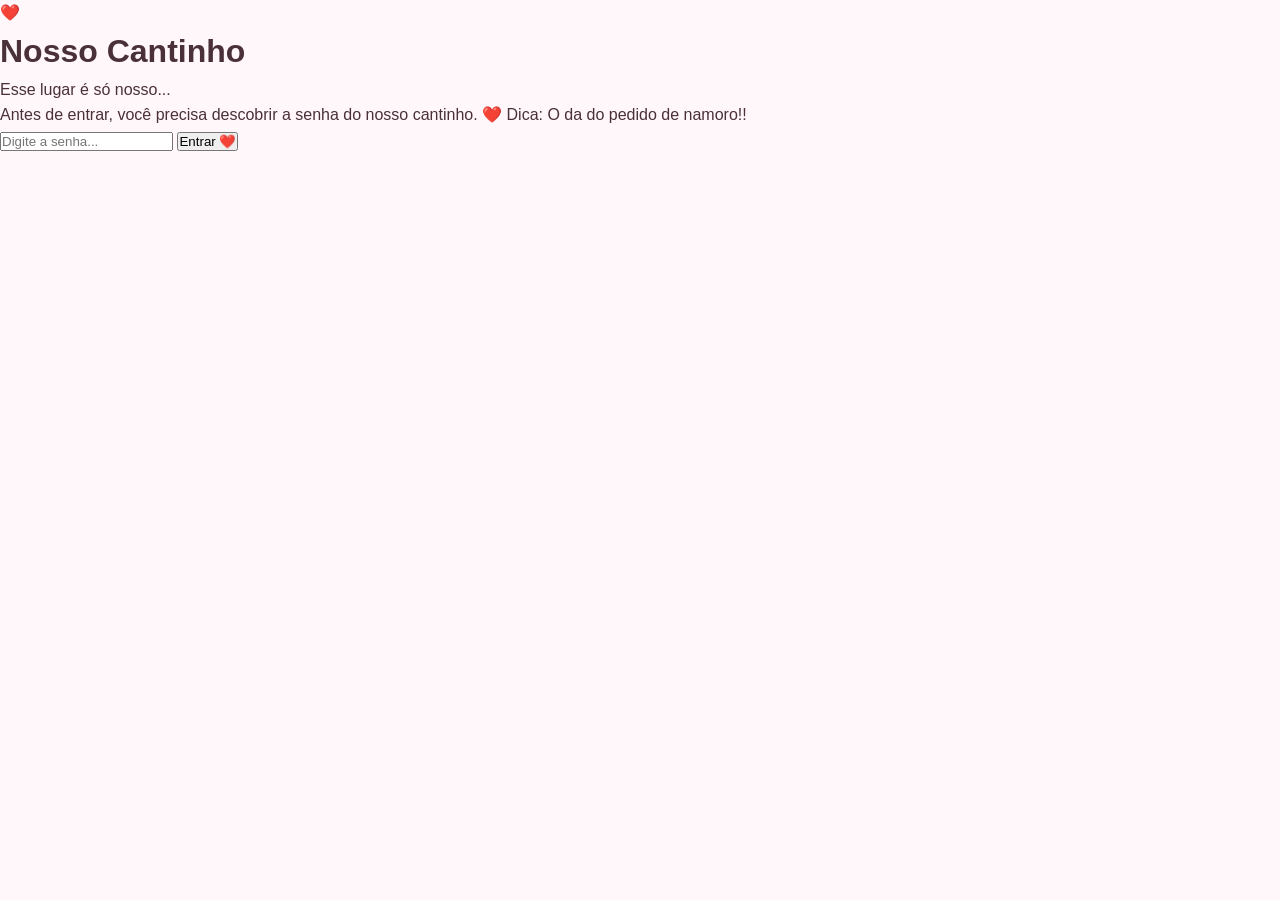
<file: index.html>
<!DOCTYPE html>
<html lang="pt-BR">

<head>

    <meta charset="UTF-8">

    <meta
        name="viewport"
        content="width=device-width, initial-scale=1.0"
    >

    <title>Nosso Cantinho ❤️</title>

    <link
        rel="stylesheet"
        href="assets/css/style.css"
    >

</head>


<body class="login-page">


    <main class="login-container">

        <div class="login-card">

            <div class="login-heart">
                ❤️
            </div>


            <h1>
                Nosso Cantinho
            </h1>


            <p class="login-subtitle">
                Esse lugar é só nosso...
            </p>


            <p class="login-text">
                Antes de entrar, você precisa descobrir
                a senha do nosso cantinho. ❤️
                Dica: O da do pedido de namoro!! 
            </p>


            <input
                type="password"
                id="senha"
                placeholder="Digite a senha..."
                maxlength="20"
            >


            <button onclick="entrar()">
                Entrar ❤️
            </button>


            <p id="mensagem-login"></p>

        </div>

    </main>


    <script>

        function entrar() {

            const senha =
                document.getElementById("senha").value;

            const mensagem =
                document.getElementById("mensagem-login");


            if (senha === "01022026") {

                mensagem.textContent =
                    "Acertou! Bem-vinda ao nosso cantinho, meu amor. ❤️";

                mensagem.className =
                    "login-sucesso";


                setTimeout(function() {

                    window.location.href = "home.html";

                }, 1500);


            } else {

                mensagem.textContent =
                    "Ta ERRADO. ";

                mensagem.className =
                    "login-erro";

            }

        }

    </script>


</body>

</html>
</file>
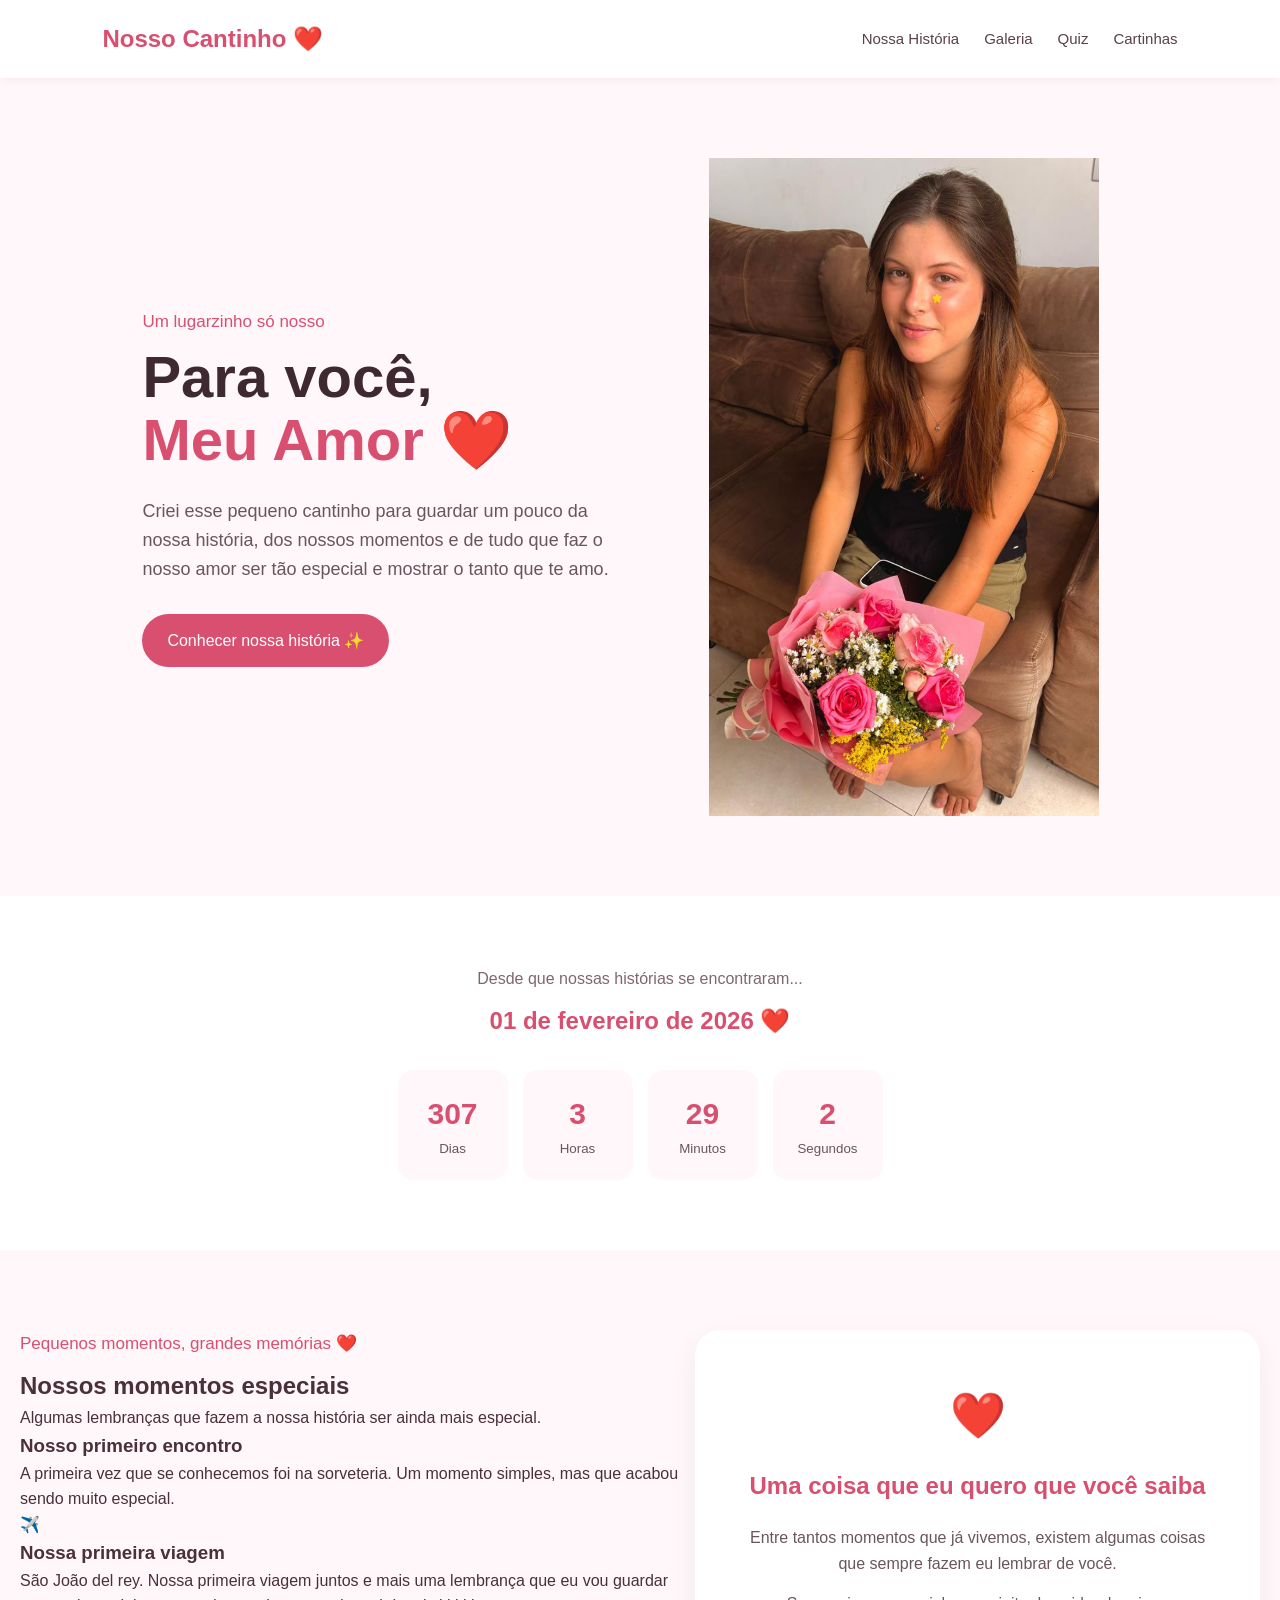
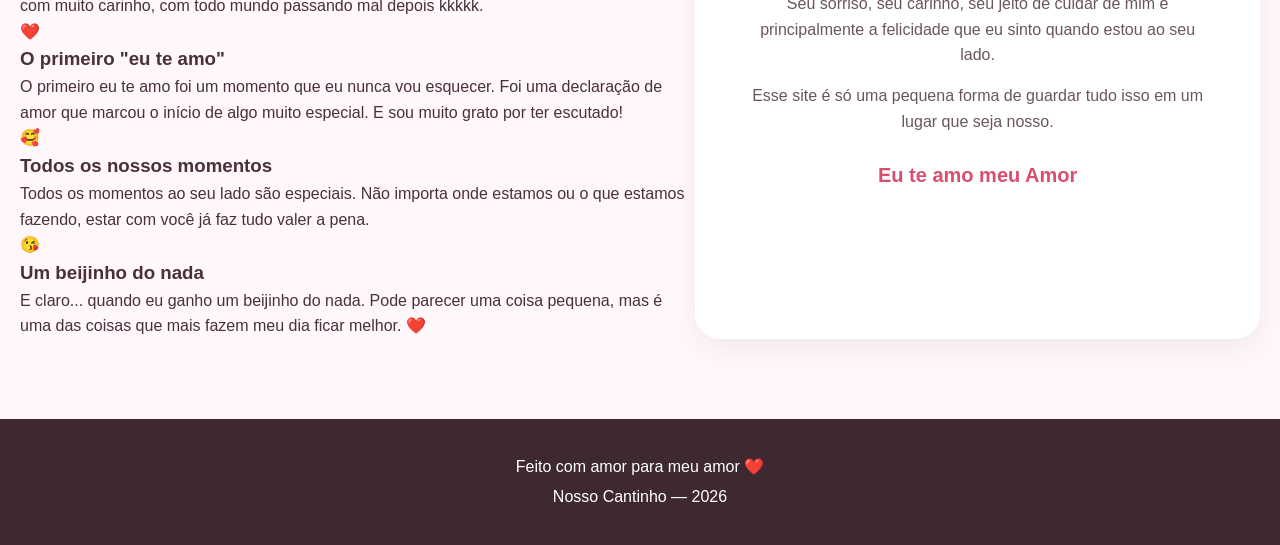
<file: home.html>
<!DOCTYPE html5>
<html lang="pt-BR">
<head>
    <meta charset="UTF-8">
    <meta name="viewport" content="width=device-width, initial-scale=1.0">

    <title>Nosso Cantinho ❤️</title>

    <link rel="stylesheet" href="assets/css/style.css">
</head>

<body>

    <header>
        <nav>
            <a href="home.html" class="logo">
                Nosso Cantinho ❤️

            <ul>
                <li><a href="pages/historia.html">Nossa História</a></li>
                <li><a href="pages/galeria.html">Galeria</a></li>
                <li><a href="pages/quiz.html">Quiz</a></li>
                <li><a href="pages/cartas.html">Cartinhas</a></li>
            </ul>
        </nav>
    </header>

    <main>

        <section class="hero">

            <div class="hero-content">

                <p class="subtitle">Um lugarzinho só nosso</p>

                <h1>
                    Para você,<br>
                    <span>Meu Amor ❤️</span>
                </h1>

                <p class="hero-text">
                    Criei esse pequeno cantinho para guardar um pouco
                    da nossa história, dos nossos momentos e de tudo
                    que faz o nosso amor ser tão especial e mostrar o tanto que te amo.
                </p>

                <a href="pages/historia.html" class="button">
                    Conhecer nossa história ✨
                </a>

            </div>

            <div class="hero-image">
                <img src="assets/img/amor.png" alt="Uma foto nossa" class="hero-photo">
             </div>

            </div>

        </section>


        <section class="counter-section">

            <p>Desde que nossas histórias se encontraram...</p>

            <h2>01 de fevereiro de 2026 ❤️</h2>

            <div class="counter">

                <div class="counter-box">
                    <span id="days">0</span>
                    <small>Dias</small>
                </div>

                <div class="counter-box">
                    <span id="hours">0</span>
                    <small>Horas</small>
                </div>

                <div class="counter-box">
                    <span id="minutes">0</span>
                    <small>Minutos</small>
                </div>

                <div class="counter-box">
                    <span id="seconds">0</span>
                    <small>Segundos</small>
                </div>

            </div>

        </section>


        <section class="message-section">
                    <section class="moments-section">

            <div class="moments-title">

                <p class="subtitle">Pequenos momentos, grandes memórias ❤️</p>

                <h2>Nossos momentos especiais</h2>

                <p>
                    Algumas lembranças que fazem a nossa história ser
                    ainda mais especial.
                </p>

            </div>


            <div class="moments-container">


                <div class="moment-card">

                    <span class="moment-icon"></span>

                    <h3>Nosso primeiro encontro</h3>

                    <p>
                        A primeira vez que se conhecemos foi na sorveteria.
                        Um momento simples, mas que acabou sendo muito
                        especial.
                    </p>

                </div>


                <div class="moment-card">

                    <span class="moment-icon">✈️</span>

                    <h3>Nossa primeira viagem</h3>

                    <p>
                        São João del rey.
                        Nossa primeira viagem juntos e mais uma lembrança
                        que eu vou guardar com muito carinho, com todo mundo passando mal depois kkkkk.
                    </p>

                </div>


                <div class="moment-card">

                    <span class="moment-icon">❤️</span>

                    <h3>O primeiro "eu te amo"</h3>

                    <p>
                        O primeiro eu te amo foi um momento que eu nunca
                        vou esquecer. Foi uma declaração de amor que
                        marcou o início de algo muito especial. E sou muito grato
                        por ter escutado!
                    </p>

                </div>


                <div class="moment-card">

                    <span class="moment-icon">🥰</span>

                    <h3>Todos os nossos momentos</h3>

                    <p>
                        Todos os momentos ao seu lado são especiais.
                        Não importa onde estamos ou o que estamos fazendo,
                        estar com você já faz tudo valer a pena.
                    </p>

                </div>


                <div class="moment-card">

                    <span class="moment-icon">😘</span>

                    <h3>Um beijinho do nada</h3>

                    <p>
                        E claro... quando eu ganho um beijinho do nada.
                        Pode parecer uma coisa pequena, mas é uma das
                        coisas que mais fazem meu dia ficar melhor. ❤️
                    </p>

                </div>


            </div>

        </section>
            <div class="message-card">

                <span class="heart">❤️</span>

                <h2>Uma coisa que eu quero que você saiba</h2>

                <p>
                    Entre tantos momentos que já vivemos, existem algumas
                    coisas que sempre fazem eu lembrar de você.
                </p>

                <p>
                    Seu sorriso, seu carinho, seu jeito de cuidar de mim
                    e principalmente a felicidade que eu sinto quando estou
                    ao seu lado.
                </p>

                <p>
                    Esse site é só uma pequena forma de guardar tudo isso
                    em um lugar que seja nosso.
                </p>

                <strong>Eu te amo meu Amor</strong>

            </div>

        </section>

    </main>


    <footer>

        <p>
            Feito com amor para meu amor ❤️
        </p>

        <p>
            Nosso Cantinho — 2026
        </p>

    </footer>


    <script src="assets/js/script.js"></script>

</body>
</html>
</file>
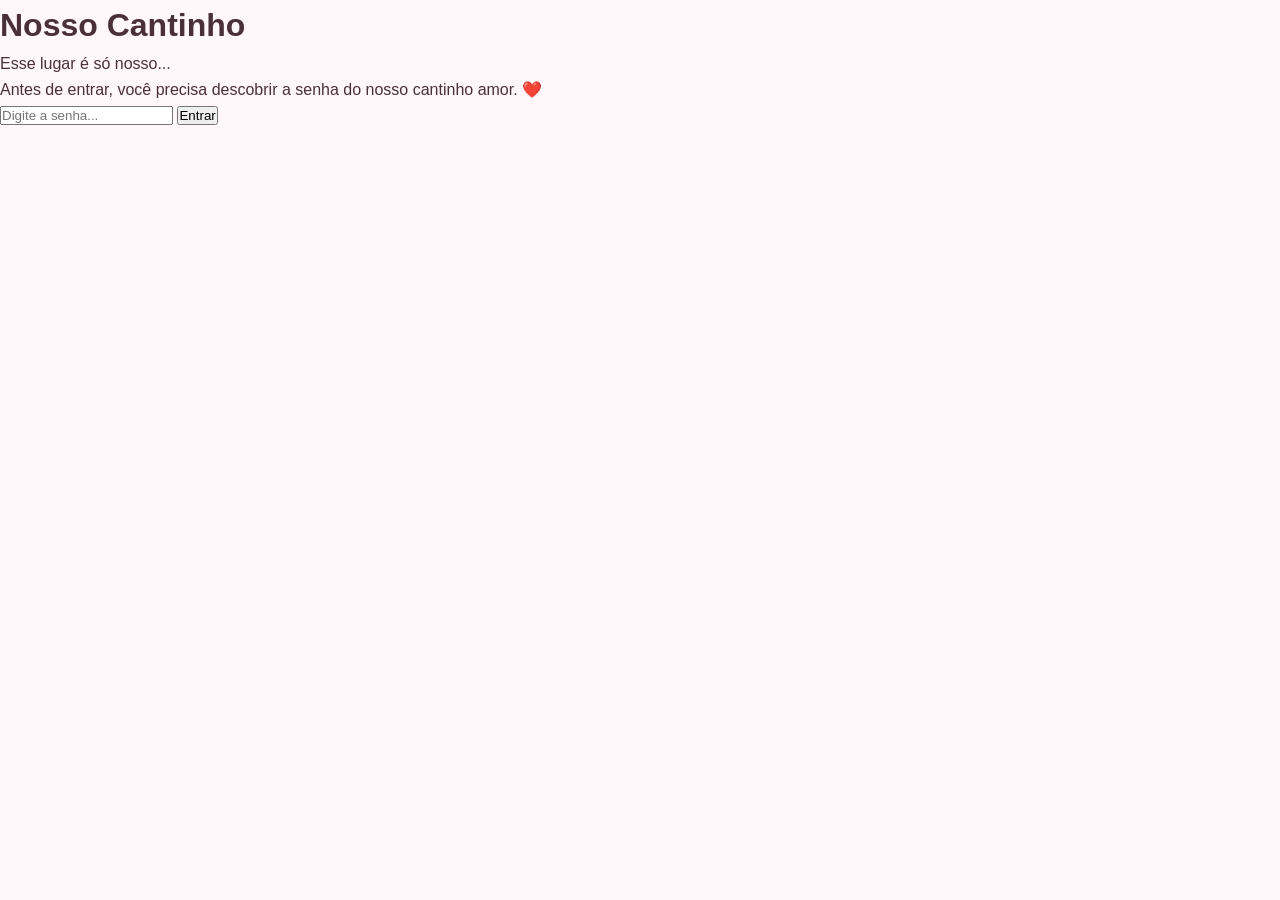
<file: login.html>
<!DOCTYPE html>
<html lang="pt-BR">

<head>
    <meta charset="UTF-8">
    <meta name="viewport" content="width=device-width, initial-scale=1.0">

    <title>Nosso Cantinho ❤️</title>

    <link rel="stylesheet" href="assets/css/style.css">
</head>

<body class="login-page">

    <main class="login-container">

        <div class="login-card">

            <div class="login-heart">
                 
            </div>

            <h1>Nosso Cantinho</h1>

            <p class="login-subtitle">
                Esse lugar é só nosso...
            </p>

            <p class="login-text">
                Antes de entrar, você precisa descobrir
                a senha do nosso cantinho amor. ❤️
            </p>

            <input
                type="password"
                id="senha"
                placeholder="Digite a senha..."
                maxlength="20"
            >

            <button onclick="entrar()">
                Entrar 
            </button>

            <p id="mensagem-login"></p>

        </div>

    </main>


    <script>

        function entrar() {

            const senha = document.getElementById("senha").value;

            const mensagem = document.getElementById("mensagem-login");

            if (senha === "01022026") {

                mensagem.textContent =
                    "Acertou! Bem-vinda ao nosso cantinho, meu amor. ❤️";

                mensagem.className = "login-sucesso";

                setTimeout(function() {
                    window.location.href = "index.html";
                }, 1500);

            } else {

                mensagem.textContent =
                    "ERROUUUUU";

                mensagem.className = "login-erro";

            }

        }

    </script>

</body>

</html>
</file>
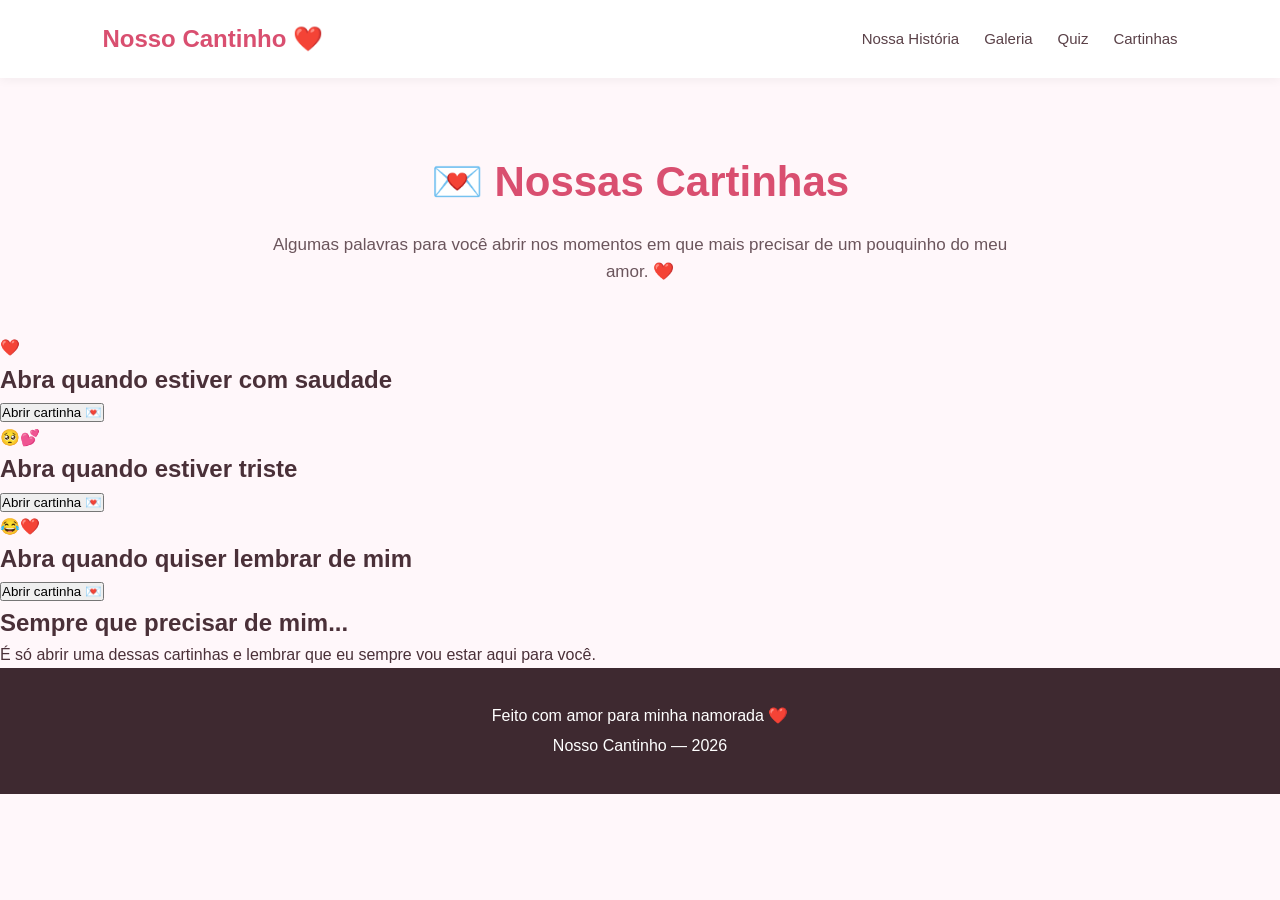
<file: pages/cartas.html>
<!DOCTYPE html>
<html lang="pt-BR">

<head>
    <meta charset="UTF-8">
    <meta name="viewport" content="width=device-width, initial-scale=1.0">

    <title>Cartinhas </title>

    <link rel="stylesheet" href="../assets/css/style.css">
</head>

<body>

    <header>
        <nav>

            <a href="../index.html" class="logo">
                Nosso Cantinho ❤️
            </a>

            <ul>
                <li><a href="historia.html">Nossa História</a></li>
                <li><a href="galeria.html">Galeria</a></li>
                <li><a href="quiz.html">Quiz</a></li>
                <li><a href="cartas.html">Cartinhas</a></li>
            </ul>

        </nav>
    </header>


    <main>

        <section class="page-intro">

            <h1>💌 Nossas Cartinhas</h1>

            <p>
                Algumas palavras para você abrir nos momentos
                em que mais precisar de um pouquinho do meu amor. ❤️
            </p>

        </section>


        <section class="letters-container">


            <!-- CARTA 1 -->

            <div class="letter-card">

                <div class="letter-cover">

                    <span class="letter-icon">❤️</span>

                    <h2>Abra quando estiver com saudade</h2>

                    <button onclick="abrirCarta(1)">
                        Abrir cartinha 💌
                    </button>

                </div>

                <div class="letter-content" id="carta1" hidden>

                    <p>
                        Amor, eu não estou ao seu lado nesse momento,
                        mas o meu amor por você é tão grande que,
                        quando você estiver morrendo de saudades de mim,
                        ele sai correndo daqui de casa e vai até você,
                        só para te deixar calma e tranquila.
                    </p>

                    <p>
                        Eu te amo muitão!! ❤️
                    </p>

                </div>

            </div>



            <!-- CARTA 2 -->

            <div class="letter-card">

                <div class="letter-cover">

                    <span class="letter-icon">🥺💕</span>

                    <h2>Abra quando estiver triste</h2>

                    <button onclick="abrirCarta(2)">
                        Abrir cartinha 💌
                    </button>

                </div>

                <div class="letter-content" id="carta2" hidden>

                    <p>
                        Amor, sei que às vezes as coisas não são tão fáceis,
                        mas saiba que sempre estarei ao seu lado.
                    </p>

                    <p>
                        Sempre vou cuidar de você e te amar.
                        Vou ser o seu porto seguro.
                        Conte sempre comigo, meu amor. ❤️
                    </p>

                </div>

            </div>



            <!-- CARTA 3 -->

            <div class="letter-card">

                <div class="letter-cover">

                    <span class="letter-icon">😂❤️</span>

                    <h2>Abra quando quiser lembrar de mim</h2>

                    <button onclick="abrirCarta(3)">
                        Abrir cartinha 💌
                    </button>

                </div>

                <div class="letter-content" id="carta3" hidden>

                    <p>
                        Quando quiser lembrar de mim???
                    </p>

                    <p>
                        PQQQQQQ?? Me esqueceuuu???? 
                    </p>

                    <p>
                        Tô brincando!
                    </p>

                    <p>
                        EU TE AMO MUITÃO, AMOR! ❤️
                    </p>

                </div>

            </div>


        </section>


        <section class="letters-final">

            <h2> Sempre que precisar de mim...</h2>

            <p>
                É só abrir uma dessas cartinhas e lembrar que
                eu sempre vou estar aqui para você.
            </p>

        </section>

    </main>


    <footer>

        <p>Feito com amor para minha namorada ❤️</p>

        <p>Nosso Cantinho — 2026</p>

    </footer>


    <script>

        function abrirCarta(numero) {

            const carta = document.getElementById("carta" + numero);
            const botao = carta.previousElementSibling.querySelector("button");

            if (carta.hidden) {

                carta.hidden = false;
                botao.textContent = "Fechar cartinha 💌";

            } else {

                carta.hidden = true;
                botao.textContent = "Abrir cartinha 💌";

            }

        }

    </script>

</body>

</html>
</file>
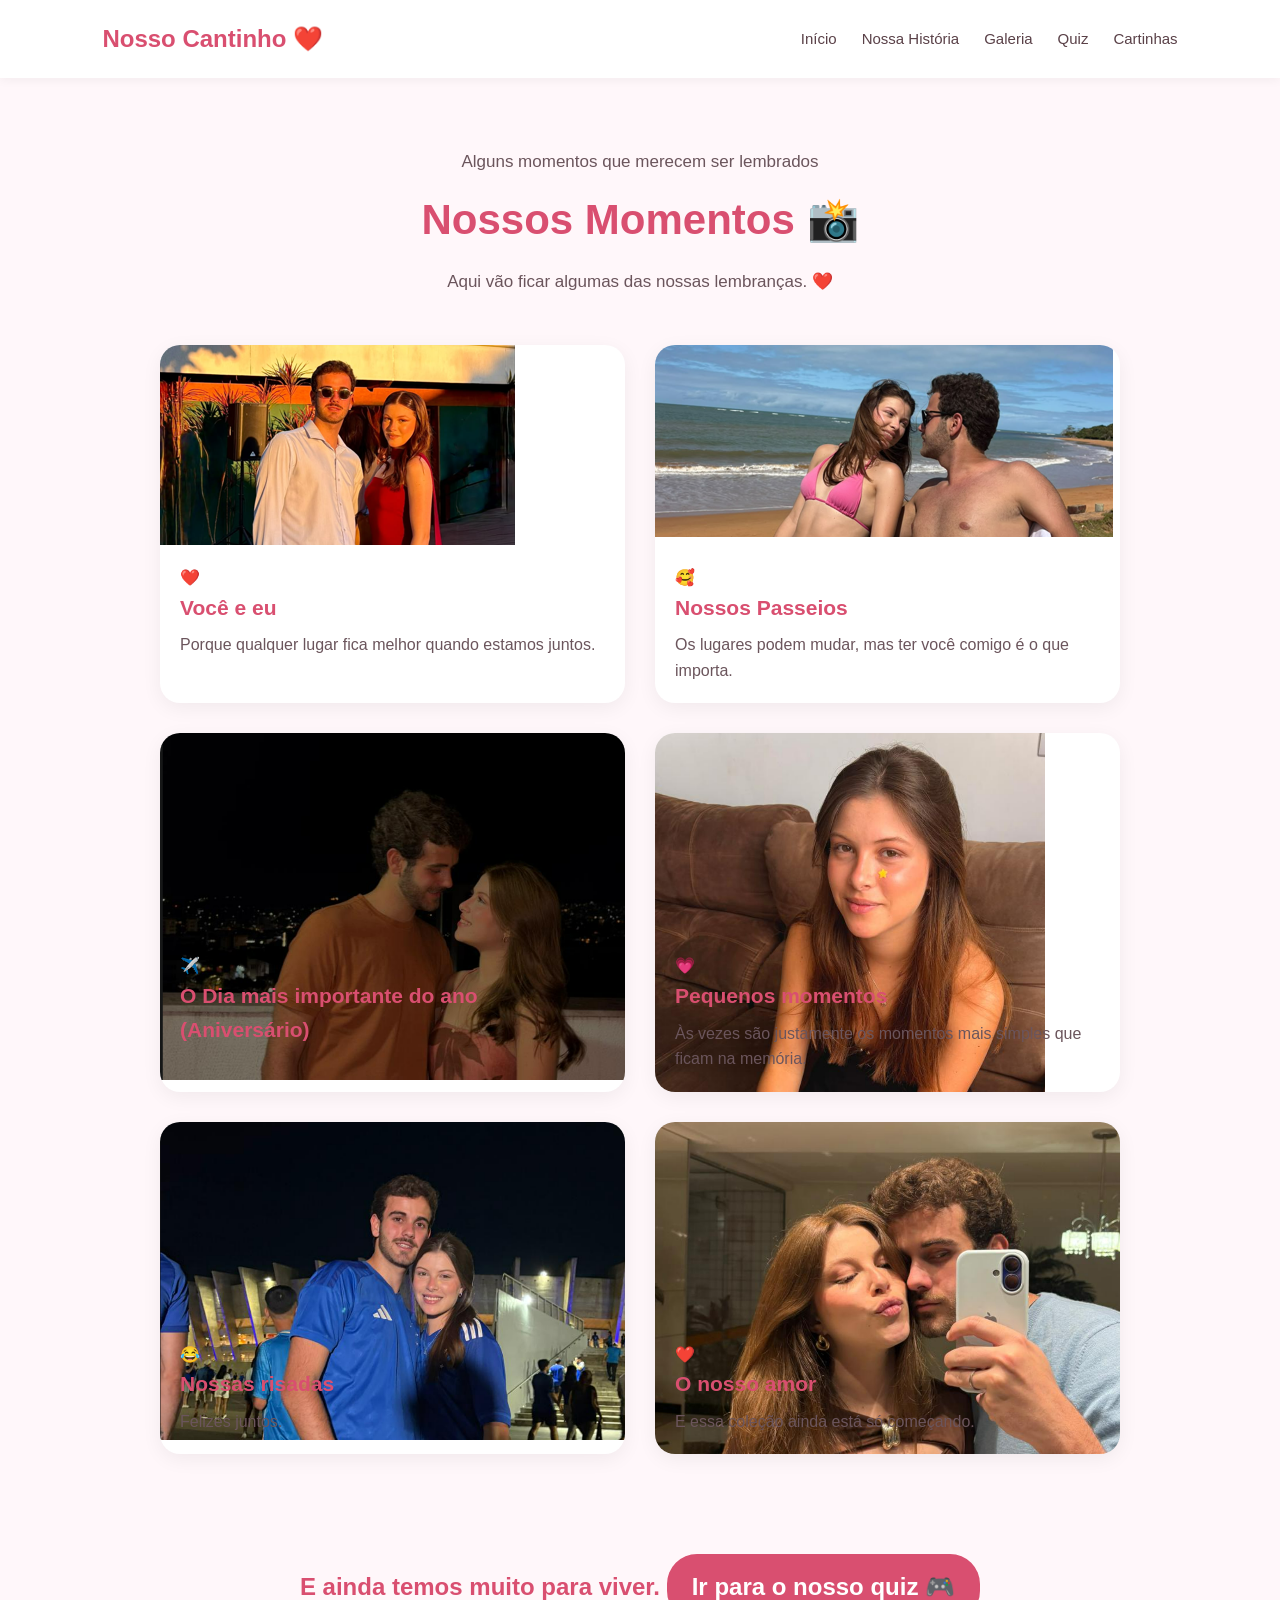
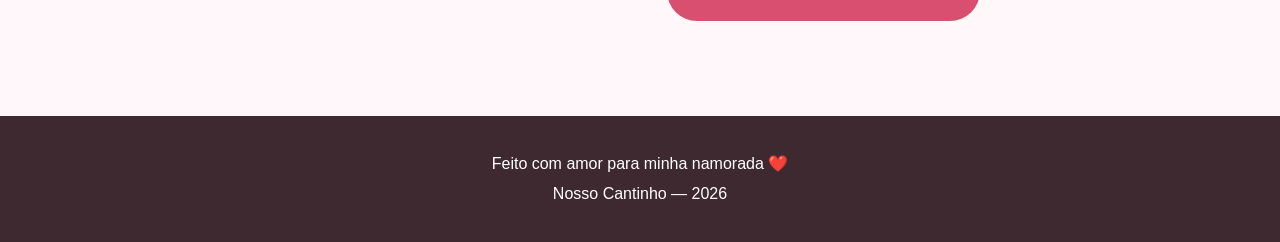
<file: pages/galeria.html>
<!DOCTYPE html>
<html lang="pt-BR">

<head>
    <meta charset="UTF-8">
    <meta name="viewport" content="width=device-width, initial-scale=1.0">

    <title>Nossos Momentos ❤️</title>

    <link rel="stylesheet" href="../assets/css/style.css">
</head>

<body>

    <header>
        <nav>

            <a href="../index.html" class="logo">
                Nosso Cantinho ❤️
            </a>

            <ul>
                <li>
                    <a href="../index.html">Início</a>
                </li>

                <li>
                    <a href="historia.html">Nossa História</a>
                </li>

                <li>
                    <a href="galeria.html">Galeria</a>
                </li>

                <li>
                    <a href="quiz.html">Quiz</a>
                </li>

                <li>
                    <a href="cartas.html">Cartinhas</a>
                </li>
            </ul>

        </nav>
    </header>


    <main>

        <section class="page-intro">

            <p class="subtitle">
                Alguns momentos que merecem ser lembrados
            </p>

            <h1>
                Nossos Momentos 📸
            </h1>

            <p>
                Aqui vão ficar algumas das nossas lembranças. ❤️
            </p>

        </section>


        <section class="gallery">

            <article class="gallery-card">

                <div class="gallery-image">
                    <img
                        src="../assets/img/casamento1.png"
                        alt="EU e meu amor">
                </div>

                <div class="gallery-info">

                    <span>❤️</span>

                    <h2>Você e eu</h2>

                    <p>
                        Porque qualquer lugar fica melhor
                        quando estamos juntos.
                    </p>

                </div>

            </article>


            <article class="gallery-card">

                <div class="gallery-image">
                    <img
                        src="../assets/img/praa.png"
                        alt="Casal aproveitando um momento juntos">
                </div>

                <div class="gallery-info">

                    <span>🥰</span>

                    <h2>Nossos Passeios</h2>

                    <p>
                        Os lugares podem mudar,
                        mas ter você comigo é o que importa.
                    </p>

                </div>

            </article>


            <article class="gallery-card">

                <div class="gallery-image">
                    <img
                        src="../assets/img/1705.png"
                        alt="Viagem e momentos especiais">
                </div>

                <div class="gallery-info">

                    <span>✈️</span>

                    <h2>O Dia mais importante do ano (Aniversário) </h2>

                    <p>
                        
                    </p>

                </div>

            </article>


            <article class="gallery-card">

                <div class="gallery-image">
                    <img
                        src="..\assets\img\barata.png"
                        alt="Momento romântico">
                </div>

                <div class="gallery-info">

                    <span>💗</span>

                    <h2>Pequenos momentos</h2>

                    <p>
                        Às vezes são justamente os momentos
                        mais simples que ficam na memória.
                    </p>

                </div>

            </article>


            <article class="gallery-card">

                <div class="gallery-image">
                    <img
                        src="..\assets\img\cruze.png"
                        alt="Felizes juntos">
                </div>

                <div class="gallery-info">

                    <span>😂</span>

                    <h2>Nossas risadas</h2>

                    <p>
                        Felizes juntos.
                    </p>

                </div>

            </article>


            <article class="gallery-card">

                <div class="gallery-image">
                    <img
                        src="..\assets\img\dadosnamorados.png"
                        alt="Casal apaixonado">
                </div>

                <div class="gallery-info">

                    <span>❤️</span>

                    <h2>O nosso amor</h2>

                    <p>
                        E essa coleção ainda está só começando.
                    </p>

                </div>

            </article>

        </section>


        <section class="gallery-final">

            <h2>
                E ainda temos muito para viver.

            <a href="quiz.html" class="button">
                Ir para o nosso quiz 🎮
            </a>

        </section>

    </main>


    <footer>

        <p>
            Feito com amor para minha namorada ❤️
        </p>

        <p>
            Nosso Cantinho — 2026
        </p>

    </footer>

</body>

</html>
</file>
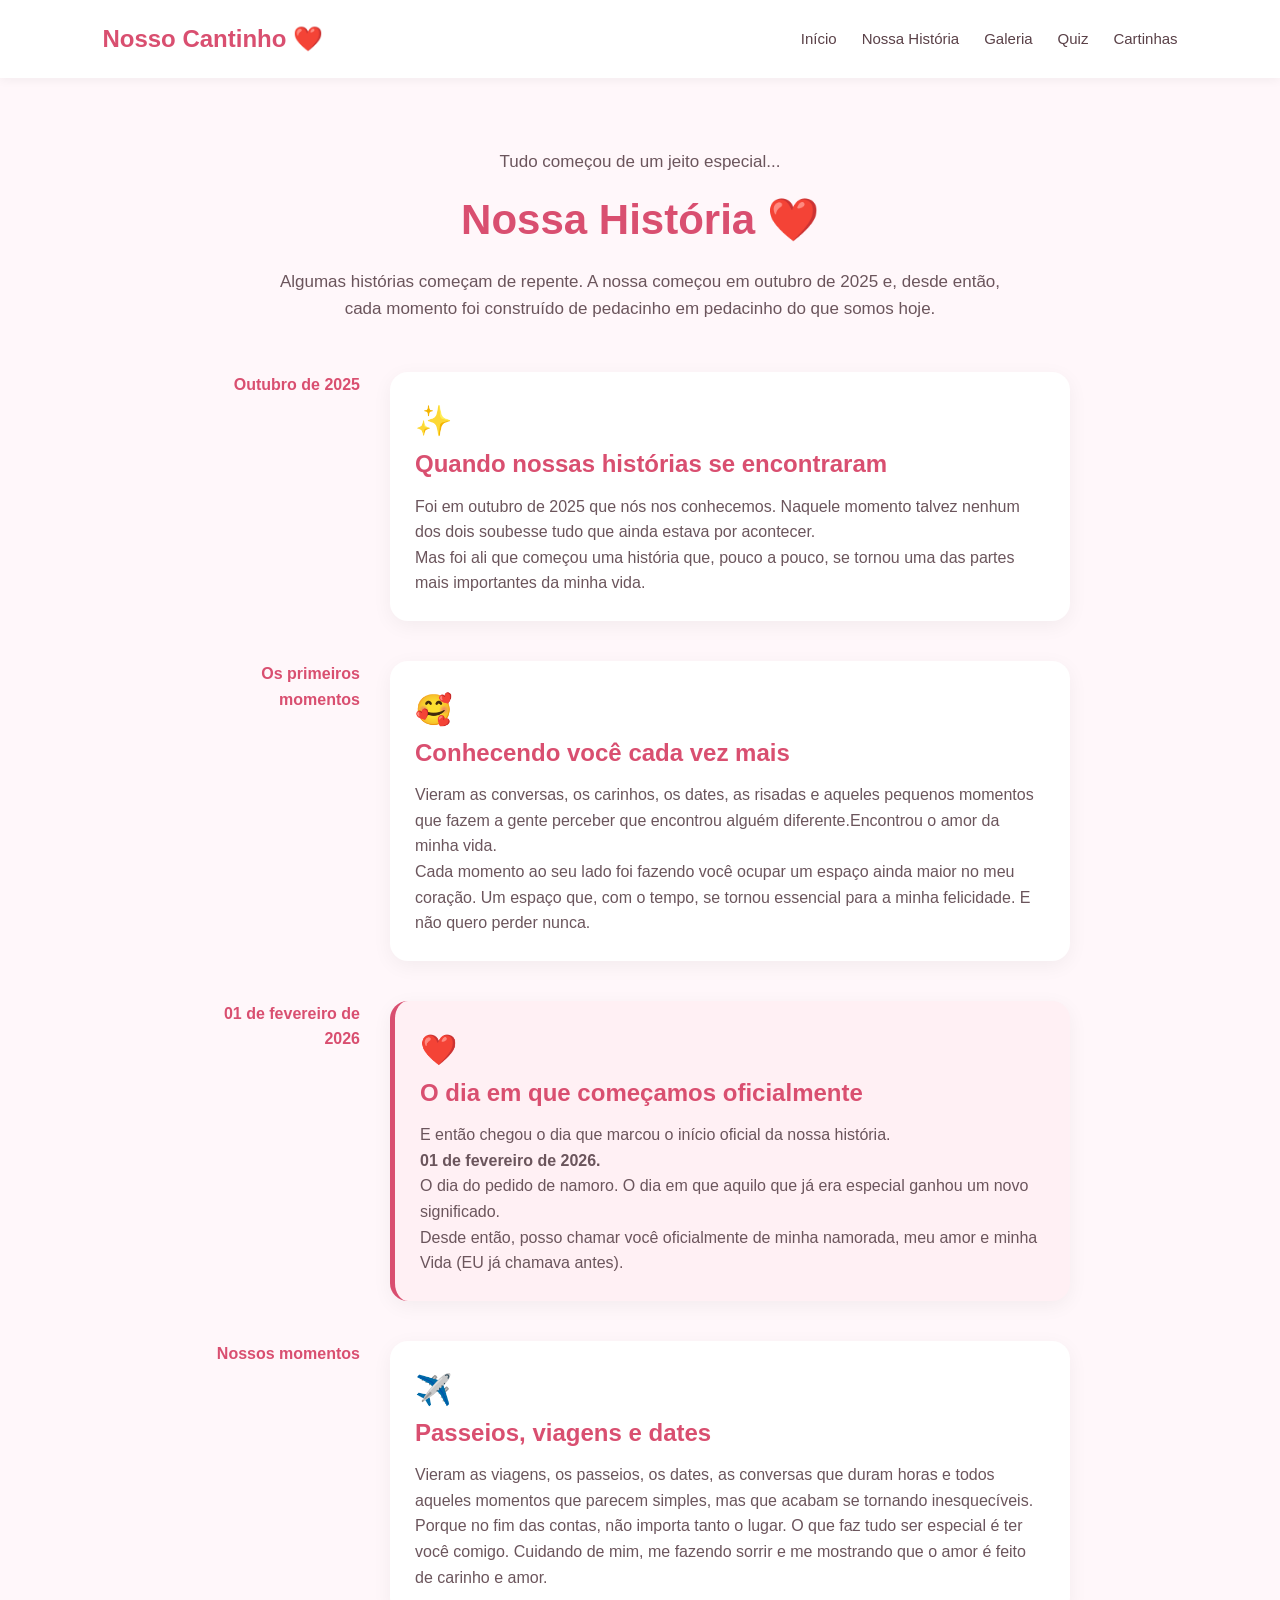
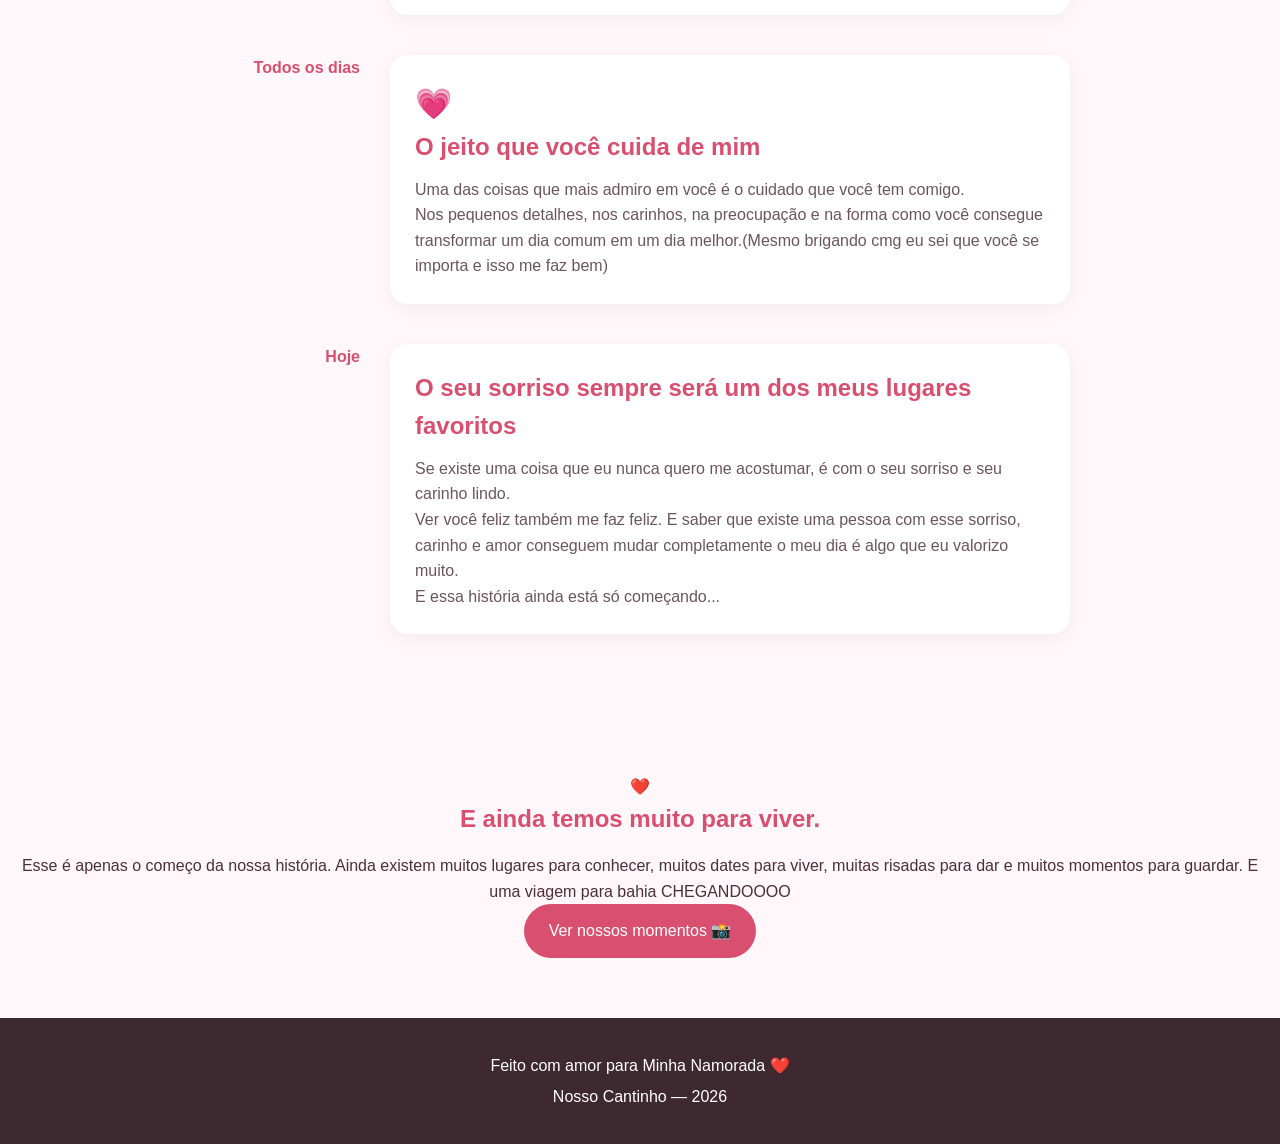
<file: pages/historia.html>
<!DOCTYPE html>
<html lang="pt-BR">

<head>
    <meta charset="UTF-8">
    <meta name="viewport" content="width=device-width, initial-scale=1.0">

    <title>Nossa História ❤️</title>

    <link rel="stylesheet" href="../assets/css/style.css">
</head>

<body>

    <header>
        <nav>

            <a href="../index.html" class="logo">
                Nosso Cantinho ❤️
            </a>

            <ul>
                <li>
                    <a href="../index.html">Início</a>
                </li>

                <li>
                    <a href="historia.html">Nossa História</a>
                </li>

                <li>
                    <a href="galeria.html">Galeria</a>
                </li>

                <li>
                    <a href="quiz.html">Quiz</a>
                </li>

                <li>
                    <a href="cartas.html">Cartinhas</a>
                </li>
            </ul>

        </nav>
    </header>


    <main>

        <section class="page-intro">

            <p class="subtitle">
                Tudo começou de um jeito especial...
            </p>

            <h1>
                Nossa História ❤️
            </h1>

            <p>
                Algumas histórias começam de repente.
                A nossa começou em outubro de 2025 e,
                desde então, cada momento foi construído
                de pedacinho em pedacinho do que somos hoje.
            </p>

        </section>


        <section class="timeline">

            <article class="timeline-item">

                <div class="timeline-date">
                    Outubro de 2025
                </div>

                <div class="timeline-content">

                    <span class="timeline-icon">✨</span>

                    <h2>Quando nossas histórias se encontraram</h2>

                    <p>
                        Foi em outubro de 2025 que nós nos conhecemos.
                        Naquele momento talvez nenhum dos dois soubesse
                        tudo que ainda estava por acontecer.
                    </p>

                    <p>
                        Mas foi ali que começou uma história que,
                        pouco a pouco, se tornou uma das partes mais
                        importantes da minha vida.
                    </p>

                </div>

            </article>


            <article class="timeline-item">

                <div class="timeline-date">
                    Os primeiros momentos
                </div>

                <div class="timeline-content">

                    <span class="timeline-icon">🥰</span>

                    <h2>Conhecendo você cada vez mais</h2>

                    <p>
                        Vieram as conversas, os carinhos, os dates,
                        as risadas e aqueles pequenos momentos que
                        fazem a gente perceber que encontrou alguém
                        diferente.Encontrou o amor da minha vida.
                    </p>

                    <p>
                        Cada momento ao seu lado foi fazendo você
                        ocupar um espaço ainda maior no meu coração.
                        Um espaço que, com o tempo, se tornou essencial
                        para a minha felicidade. E não quero perder nunca.
                    </p>

                </div>

            </article>


            <article class="timeline-item">

                <div class="timeline-date">
                    01 de fevereiro de 2026
                </div>

                <div class="timeline-content highlight">

                    <span class="timeline-icon">❤️</span>

                    <h2>O dia em que começamos oficialmente</h2>

                    <p>
                        E então chegou o dia que marcou o início 
                        oficial da nossa história.
                    </p>

                    <p>
                        <strong>01 de fevereiro de 2026.</strong>
                    </p>

                    <p>
                        O dia do pedido de namoro.
                        O dia em que aquilo que já era especial
                        ganhou um novo significado.
                    </p>

                    <p>
                        Desde então, posso chamar você oficialmente
                        de minha namorada, meu amor e minha Vida (EU já chamava antes).
                    </p>

                </div>

            </article>


            <article class="timeline-item">

                <div class="timeline-date">
                    Nossos momentos
                </div>

                <div class="timeline-content">

                    <span class="timeline-icon">✈️</span>

                    <h2>Passeios, viagens e dates</h2>

                    <p>
                        Vieram as viagens, os passeios, os dates,
                        as conversas que duram horas e todos aqueles
                        momentos que parecem simples, mas que acabam
                        se tornando inesquecíveis.
                    </p>

                    <p>
                        Porque no fim das contas, não importa tanto
                        o lugar. O que faz tudo ser especial é ter
                        você comigo. Cuidando de mim, me fazendo sorrir e me mostrando
                        que o amor é feito de carinho e amor.
                    </p>

                </div>

            </article>


            <article class="timeline-item">

                <div class="timeline-date">
                    Todos os dias
                </div>

                <div class="timeline-content">

                    <span class="timeline-icon">💗</span>

                    <h2>O jeito que você cuida de mim</h2>

                    <p>
                        Uma das coisas que mais admiro em você é
                        o cuidado que você tem comigo.
                    </p>

                    <p>
                        Nos pequenos detalhes, nos carinhos,
                        na preocupação e na forma como você consegue
                        transformar um dia comum em um dia melhor.(Mesmo brigando cmg
                        eu sei que você se importa e isso me faz bem)
                    </p>

                </div>

            </article>


            <article class="timeline-item">

                <div class="timeline-date">
                    Hoje
                </div>

                <div class="timeline-content">

                    <span class="timeline-icon"></span>

                    <h2>O seu sorriso sempre será um dos meus lugares favoritos</h2>

                    <p>
                        Se existe uma coisa que eu nunca quero me
                        acostumar, é com o seu sorriso e seu carinho lindo.
                    </p>

                    <p>
                        Ver você feliz também me faz feliz.
                        E saber que existe uma pessoa com esse sorriso,
                        carinho e amor conseguem mudar
                        completamente o meu dia é algo que eu valorizo
                        muito.
                    </p>

                    <p>
                        E essa história ainda está só começando...
                    </p>

                </div>

            </article>

        </section>


        <section class="history-final">

            <span>❤️</span>

            <h2>
                E ainda temos muito para viver.
            </h2>

            <p>
                Esse é apenas o começo da nossa história.
                Ainda existem muitos lugares para conhecer,
                muitos dates para viver, muitas risadas para dar
                e muitos momentos para guardar. E uma viagem para bahia CHEGANDOOOO
            </p>

            <a href="galeria.html" class="button">
                Ver nossos momentos 📸
            </a>

        </section>

    </main>


    <footer>

        <p>
            Feito com amor para Minha Namorada ❤️
        </p>

        <p>
            Nosso Cantinho — 2026
        </p>

    </footer>

</body>

</html>
</file>
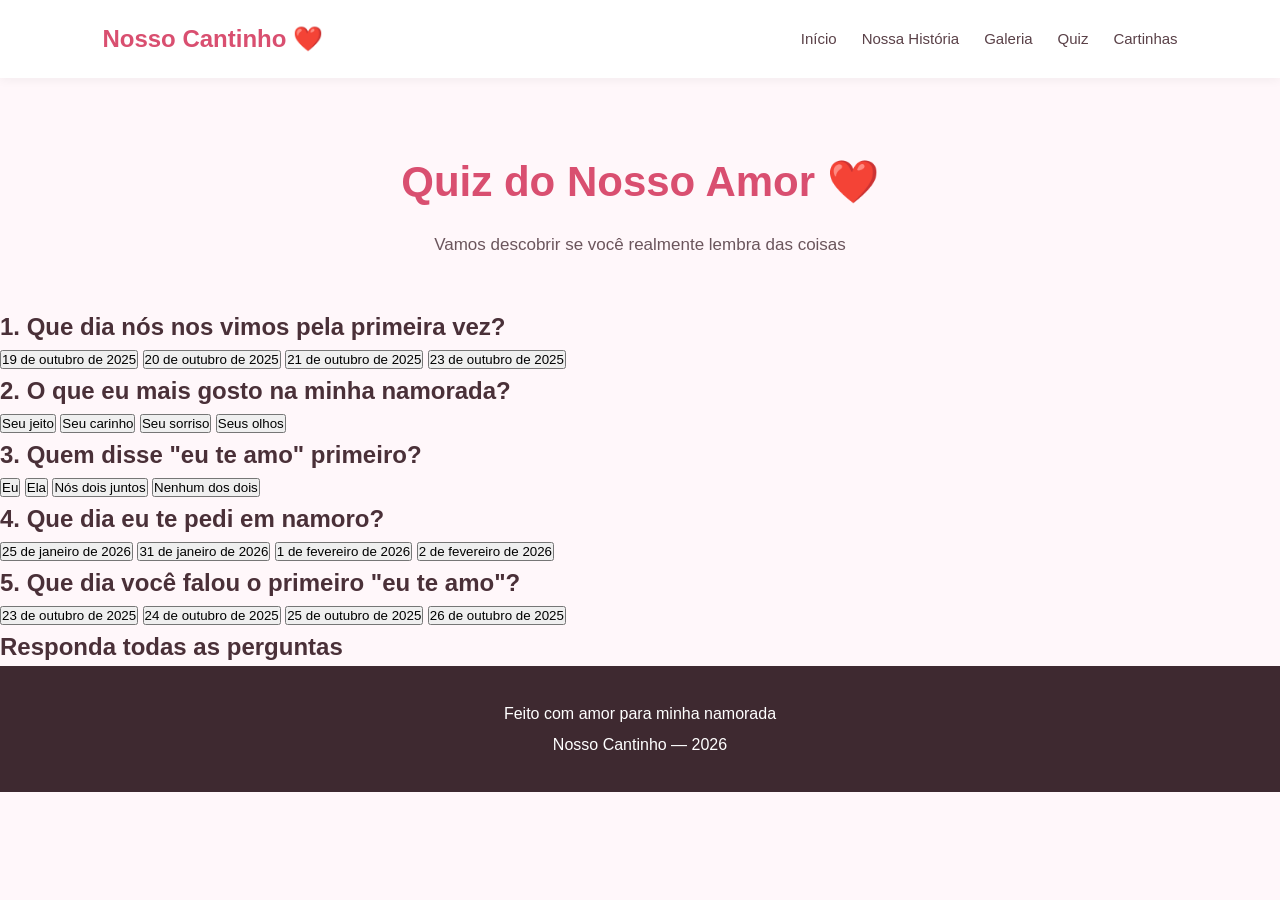
<file: pages/quiz.html>
<!DOCTYPE html>
<html lang="pt-BR">

<head>
    <meta charset="UTF-8">
    <meta name="viewport" content="width=device-width, initial-scale=1.0">

    <title>Quiz do Nosso Amor ❤️</title>

    <link rel="stylesheet" href="../assets/css/style.css">
</head>

<body>

    <header>

        <nav>

            <a href="../index.html" class="logo">
                Nosso Cantinho ❤️
            </a>

            <ul>
                <li><a href="../index.html">Início</a></li>
                <li><a href="historia.html">Nossa História</a></li>
                <li><a href="galeria.html">Galeria</a></li>
                <li><a href="quiz.html">Quiz</a></li>
                <li><a href="cartas.html">Cartinhas</a></li>
            </ul>

        </nav>

    </header>


    <main>

        <section class="page-intro">

            <h1>Quiz do Nosso Amor ❤️</h1>

            <p>
                Vamos descobrir se você realmente lembra das coisas 
                
            </p>

        </section>


        <section class="quiz-container">


            <!-- PERGUNTA 1 -->

            <div class="quiz-card">

                <h2>
                    1. Que dia nós nos vimos pela primeira vez?
                </h2>

                <div class="quiz-options">

                    <button onclick="responder(this, false, 1)">
                        19 de outubro de 2025
                    </button>

                    <button onclick="responder(this, false, 1)">
                        20 de outubro de 2025
                    </button>

                    <button onclick="responder(this, true, 1)">
                        21 de outubro de 2025 
                    </button>

                    <button onclick="responder(this, false, 1)">
                        23 de outubro de 2025
                    </button>

                </div>

                <p class="quiz-feedback"></p>

            </div>


            <!-- PERGUNTA 2 -->

            <div class="quiz-card">

                <h2>
                    2. O que eu mais gosto na minha namorada?
                </h2>

                <div class="quiz-options">

                    <button onclick="responder(this, false, 2)">
                        Seu jeito
                    </button>

                    <button onclick="responder(this, false, 2)">
                        Seu carinho
                    </button>

                    <button onclick="responder(this, true, 2)">
                        Seu sorriso 
                    </button>

                    <button onclick="responder(this, false, 2)">
                        Seus olhos
                    </button>

                </div>

                <p class="quiz-feedback"></p>

            </div>


            <!-- PERGUNTA 3 -->

            <div class="quiz-card">

                <h2>
                    3. Quem disse "eu te amo" primeiro?
                </h2>

                <div class="quiz-options">

                    <button onclick="responder(this, false, 3)">
                        Eu
                    </button>

                    <button onclick="responder(this, true, 3)">
                        Ela 
                    </button>

                    <button onclick="responder(this, false, 3)">
                        Nós dois juntos
                    </button>

                    <button onclick="responder(this, false, 3)">
                        Nenhum dos dois
                    </button>

                </div>

                <p class="quiz-feedback"></p>

            </div>


            <!-- PERGUNTA 4 -->

            <div class="quiz-card">

                <h2>
                    4. Que dia eu te pedi em namoro?
                </h2>

                <div class="quiz-options">

                    <button onclick="responder(this, false, 4)">
                        25 de janeiro de 2026
                    </button>

                    <button onclick="responder(this, false, 4)">
                        31 de janeiro de 2026
                    </button>

                    <button onclick="responder(this, true, 4)">
                        1 de fevereiro de 2026 
                    </button>

                    <button onclick="responder(this, false, 4)">
                        2 de fevereiro de 2026
                    </button>

                </div>

                <p class="quiz-feedback"></p>

            </div>


            <!-- PERGUNTA 5 -->

            <div class="quiz-card">

                <h2>
                    5. Que dia você falou o primeiro "eu te amo"?
                </h2>

                <div class="quiz-options">

                    <button onclick="responder(this, false, 5)">
                        23 de outubro de 2025
                    </button>

                    <button onclick="responder(this, false, 5)">
                        24 de outubro de 2025
                    </button>

                    <button onclick="responder(this, true, 5)">
                        25 de outubro de 2025 
                    </button>

                    <button onclick="responder(this, false, 5)">
                        26 de outubro de 2025
                    </button>

                </div>

                <p class="quiz-feedback"></p>

            </div>


            <!-- RESULTADO -->

            <div class="quiz-result">

                <h2 id="resultado">
                    Responda todas as perguntas 
                </h2>

                <p id="mensagem-final"></p>

            </div>


        </section>

    </main>


    <footer>

        <p>Feito com amor para minha namorada</p>

        <p>Nosso Cantinho — 2026</p>

    </footer>


    <script>

        let acertos = 0;
        let respondidas = 0;

        const totalPerguntas = 5;


        function responder(botao, correta, pergunta) {

            const card = botao.closest(".quiz-card");

            // Impede responder a mesma pergunta novamente
            if (card.classList.contains("respondida")) {
                return;
            }

            card.classList.add("respondida");

            const botoes = card.querySelectorAll("button");

            // Desativa todos os botões
            botoes.forEach(function(item) {
                item.disabled = true;
            });


            const feedback = card.querySelector(".quiz-feedback");


            if (correta) {

                botao.classList.add("correta");

                acertos++;

                feedback.innerHTML =
                    "AcertoUUUUUUUUUU!!!!!!";

                feedback.classList.add("feedback-correta");

            } else {

                botao.classList.add("errada");

                // Mostra a resposta correta
                botoes.forEach(function(item) {

                    const onclick = item.getAttribute("onclick");

                    if (onclick && onclick.includes("true")) {
                        item.classList.add("correta");
                    }

                });


                const comentarios = {

                    1: "Amor, essa data era para estar gravada no coração!",

                    2: "COMO ASSIM???",

                    3: "Vamos ter que refazer tudo dnv",

                    4: "AIAIAI",

                    5: "Aí você me quebra..."

                };


                feedback.innerHTML =
                    "Resposta errada! 😭<br>" +
                    "<strong>Resposta correta:</strong> veja a opção destacada acima.<br><br>" +
                    comentarios[pergunta];

                feedback.classList.add("feedback-errada");

            }


            respondidas++;


            if (respondidas === totalPerguntas) {

                mostrarResultado();

            }

        }


        function mostrarResultado() {

            const resultado = document.getElementById("resultado");

            const mensagem = document.getElementById("mensagem-final");


            resultado.innerHTML =
                "Você acertou " + acertos + " de " + totalPerguntas + "! ❤️";


            if (acertos === 5) {

                mensagem.innerHTML =
                    "PERFEITA! 😍❤️<br><br>" +
                    "Você realmente conhece a nossa história. " +
                    "Acho que vou ter que te dar um prêmio por isso. 😂❤️";

            } else if (acertos >= 3) {

                mensagem.innerHTML =
                    "Até que você foi bem! 😂❤️<br><br>" +
                    "Mas ainda temos algumas memórias para relembrar juntos.";

            } else {

                mensagem.innerHTML =
                    "MEU DEUS! 😂😭❤️<br><br>" +
                    "Acho que vamos ter que sentar juntos e relembrar " +
                    "toda a nossa história novamente. 😂";

            }

        }

    </script>

</body>

</html>
</file>
<file: assets/css/style.css>
/* ========================================
   CONFIGURAÇÕES GERAIS
======================================== */

* {
    margin: 0;
    padding: 0;
    box-sizing: border-box;
}

html {
    scroll-behavior: smooth;
}

body {
    font-family: Arial, Helvetica, sans-serif;
    background-color: #fff7fa;
    color: #4a3038;
    line-height: 1.6;
}

a {
    text-decoration: none;
    color: inherit;
}


/* ========================================
   CABEÇALHO / MENU
======================================== */

header {
    background-color: #ffffff;
    padding: 20px 8%;
    box-shadow: 0 2px 10px rgba(0, 0, 0, 0.05);
    position: sticky;
    top: 0;
    z-index: 1000;
}

nav {
    display: flex;
    justify-content: space-between;
    align-items: center;
    max-width: 1200px;
    margin: auto;
}

.logo {
    font-size: 24px;
    font-weight: bold;
    color: #d94f70;
}

nav ul {
    display: flex;
    list-style: none;
    gap: 25px;
}

nav ul li a {
    font-size: 15px;
    color: #5a4148;
    transition: 0.3s;
}

nav ul li a:hover {
    color: #d94f70;
}


/* ========================================
   PÁGINA INICIAL - HERO
======================================== */

.hero {
    max-width: 1200px;
    margin: 80px auto;
    padding: 0 8%;

    display: grid;
    grid-template-columns: 1fr 1fr;
    gap: 60px;
    align-items: center;
}

.hero-content {
    max-width: 550px;
}

.subtitle {
    color: #d94f70;
    font-size: 17px;
    margin-bottom: 10px;
}

.hero h1 {
    font-size: 58px;
    line-height: 1.1;
    margin-bottom: 25px;
    color: #3e2930;
}

.hero h1 span {
    color: #d94f70;
}

.hero-text {
    font-size: 18px;
    color: #6b555c;
    margin-bottom: 30px;
}

.button {
    display: inline-block;
    padding: 14px 25px;
    background-color: #d94f70;
    color: white;
    border-radius: 30px;
    transition: 0.3s;
}

.button:hover {
    background-color: #b83e5d;
    transform: translateY(-2px);
}


/* ========================================
   FOTO PRINCIPAL
======================================== */

.hero-image {
    display: flex;
    justify-content: center;
}

.photo-placeholder {
    width: 400px;
    height: 450px;

    background-color: #f8dce5;
    border-radius: 25px;

    display: flex;
    flex-direction: column;
    justify-content: center;
    align-items: center;

    text-align: center;
}

.photo-placeholder span {
    font-size: 60px;
    margin-bottom: 15px;
}

.photo-placeholder p {
    font-size: 20px;
    font-weight: bold;
}

.photo-placeholder small {
    margin-top: 8px;
    color: #80666e;
}


/* ========================================
   CONTADOR
======================================== */

.counter-section {
    text-align: center;
    padding: 70px 20px;
    background-color: #ffffff;
}

.counter-section > p {
    color: #80666e;
    margin-bottom: 10px;
}

.counter-section h2 {
    color: #d94f70;
    margin-bottom: 30px;
}

.counter {
    display: flex;
    justify-content: center;
    gap: 15px;
    flex-wrap: wrap;
}

.counter-box {
    width: 110px;
    padding: 20px 10px;

    background-color: #fff7fa;
    border-radius: 15px;
}

.counter-box span {
    display: block;
    font-size: 30px;
    font-weight: bold;
    color: #d94f70;
}

.counter-box small {
    color: #6b555c;
}


/* ========================================
   MENSAGEM
======================================== */

.message-section {
    padding: 80px 20px;
    display: flex;
    justify-content: center;
}

.message-card {
    max-width: 750px;
    background-color: #ffffff;

    padding: 50px;
    border-radius: 25px;

    text-align: center;

    box-shadow: 0 10px 30px rgba(0, 0, 0, 0.06);
}

.heart {
    display: block;
    font-size: 45px;
    margin-bottom: 15px;

    animation: pulse 1.5s infinite;
}

.message-card h2 {
    margin-bottom: 20px;
    color: #d94f70;
}

.message-card p {
    margin-bottom: 15px;
    color: #6b555c;
}

.message-card strong {
    display: block;
    margin-top: 25px;
    color: #d94f70;
    font-size: 20px;
}


/* ========================================
   ANIMAÇÃO DO CORAÇÃO
======================================== */

@keyframes pulse {
    0% {
        transform: scale(1);
    }

    50% {
        transform: scale(1.12);
    }

    100% {
        transform: scale(1);
    }
}


/* ========================================
   RODAPÉ
======================================== */

footer {
    text-align: center;
    padding: 30px 20px;
    background-color: #3e2930;
    color: #ffffff;
}

footer p {
    margin: 5px 0;
}


/* ========================================
   PÁGINAS INTERNAS
======================================== */

.page-intro {
    text-align: center;
    max-width: 800px;
    margin: 70px auto 50px;
    padding: 0 20px;
}

.page-intro h1 {
    font-size: 42px;
    color: #d94f70;
    margin-bottom: 15px;
}

.page-intro p {
    color: #6b555c;
    font-size: 17px;
}


/* ========================================
   HISTÓRIA
======================================== */

.timeline {
    max-width: 900px;
    margin: 0 auto 80px;
    padding: 0 20px;
}

.timeline-item {
    display: grid;
    grid-template-columns: 150px 1fr;
    gap: 30px;
    margin-bottom: 40px;
}

.timeline-date {
    color: #d94f70;
    font-weight: bold;
    text-align: right;
}

.timeline-content {
    background-color: #ffffff;
    padding: 25px;
    border-radius: 18px;

    box-shadow: 0 5px 20px rgba(0, 0, 0, 0.05);
}

.timeline-content h2 {
    color: #d94f70;
    margin-bottom: 10px;
}

.timeline-content p {
    color: #6b555c;
}

.timeline-icon {
    font-size: 30px;
    margin-bottom: 10px;
}

.highlight {
    background-color: #fff0f4;
    border-left: 5px solid #d94f70;
}

.history-final {
    text-align: center;
    padding: 60px 20px;
}

.history-final h2 {
    color: #d94f70;
    margin-bottom: 15px;
}


/* ========================================
   GALERIA
======================================== */

.gallery {
    max-width: 1000px;
    margin: 0 auto 80px;

    padding: 0 20px;

    display: grid;
    grid-template-columns: repeat(2, 1fr);
    gap: 30px;
}

.gallery-card {
    background-color: #ffffff;

    border-radius: 20px;
    overflow: hidden;

    box-shadow: 0 5px 20px rgba(0, 0, 0, 0.06);

    transition: 0.3s;
}

.gallery-card:hover {
    transform: translateY(-5px);
}


/* ========================================
   IMAGENS DA GALERIA
======================================== */

.gallery-image {
    width: 100%;

    /* TAMANHO DA FOTO */
    height: 200px;

    /* NÃO DEIXA A FOTO DISTORCER */
    object-fit: cover;

    display: block;
}


/* ========================================
   TEXTO DA GALERIA
======================================== */

.gallery-info {
    padding: 20px;
}

.gallery-info h2 {
    color: #d94f70;
    font-size: 21px;
    margin-bottom: 8px;
}

.gallery-info p {
    color: #6b555c;
}


/* ========================================
   FINAL DA GALERIA
======================================== */

.gallery-final {
    text-align: center;
    padding: 20px 20px 80px;
}

.gallery-final h2 {
    color: #d94f70;
    margin-bottom: 15px;
}

.gallery-final p {
    color: #6b555c;
    margin-bottom: 25px;
}


/* ========================================
   RESPONSIVIDADE
======================================== */

@media (max-width: 768px) {

    /* MENU */

    nav {
        flex-direction: column;
        gap: 15px;
    }

    nav ul {
        gap: 12px;
        flex-wrap: wrap;
        justify-content: center;
    }


    /* HERO */

    .hero {
        grid-template-columns: 1fr;
        text-align: center;
        margin-top: 50px;
    }

    .hero-content {
        margin: auto;
    }

    .hero h1 {
        font-size: 42px;
    }

    .hero-image {
        margin-top: 20px;
    }

    .photo-placeholder {
        width: 300px;
        height: 350px;
    }


    /* CONTADOR */

    .counter-box {
        width: 90px;
    }


    /* HISTÓRIA */

    .timeline-item {
        grid-template-columns: 1fr;
        gap: 10px;
    }

    .timeline-date {
        text-align: left;
    }


    /* GALERIA */

    .gallery {
        grid-template-columns: 1fr;
    }

    .gallery-image {
        height: 200px;
    }

    /* ========================================
   QUIZ
======================================== */

.quiz-container {
    max-width: 900px;
    margin: 0 auto 80px;
    padding: 0 20px;
}

.quiz-card {
    background-color: #ffffff;
    padding: 30px;
    margin-bottom: 25px;
    border-radius: 20px;

    box-shadow: 0 5px 20px rgba(0, 0, 0, 0.06);
}

.quiz-card h2 {
    color: #3e2930;
    margin-bottom: 20px;
    font-size: 22px;
}

.quiz-options {
    display: grid;
    grid-template-columns: 1fr 1fr;
    gap: 12px;
}

.quiz-options button {
    padding: 15px;

    border: 2px solid #f1d5dd;
    border-radius: 12px;

    background-color: #fff7fa;

    color: #5a4148;

    font-size: 15px;

    cursor: pointer;

    transition: 0.3s;
}

.quiz-options button:hover:not(:disabled) {
    background-color: #f8dce5;
    border-color: #d94f70;
}

.quiz-options button:disabled {
    cursor: default;
}


/* RESPOSTA CORRETA */

.quiz-options button.correta {
    background-color: #dff5e5;
    border-color: #55a66b;
    color: #286438;

    font-weight: bold;
}


/* RESPOSTA ERRADA */

.quiz-options button.errada {
    background-color: #ffe0e5;
    border-color: #d94f70;
    color: #a52f4c;

    font-weight: bold;
}


/* FEEDBACK */

.quiz-feedback {
    margin-top: 20px;

    padding: 15px;

    border-radius: 12px;

    text-align: center;

    font-size: 15px;
}

.feedback-correta {
    background-color: #effaf2;
    color: #286438;
}

.feedback-errada {
    background-color: #fff0f3;
    color: #a52f4c;
}


/* RESULTADO FINAL */

.quiz-result {
    background-color: #ffffff;

    padding: 40px;

    border-radius: 20px;

    text-align: center;

    box-shadow: 0 5px 20px rgba(0, 0, 0, 0.06);
}

.quiz-result h2 {
    color: #d94f70;

    font-size: 28px;

    margin-bottom: 15px;
}

.quiz-result p {
    color: #6b555c;

    font-size: 17px;

    line-height: 1.7;
}

/* ========================================
   RESPONSIVIDADE DO QUIZ
======================================== */

@media (max-width: 768px) {

    .quiz-options {
        grid-template-columns: 1fr;
    }

    .quiz-card {
        padding: 20px;
    }

    .quiz-card h2 {
        font-size: 19px;
    }

    .quiz-result {
        padding: 25px;
    }

}
/* ========================================
   CARTINHAS
======================================== */

.letters-container {
    max-width: 1000px;
    margin: 0 auto 80px;
    padding: 0 20px;

    display: grid;
    grid-template-columns: repeat(3, 1fr);
    gap: 25px;
}

.letter-card {
    background-color: #ffffff;
    border-radius: 20px;
    padding: 30px;

    text-align: center;

    box-shadow: 0 5px 20px rgba(0, 0, 0, 0.06);

    transition: 0.3s;
}

.letter-card:hover {
    transform: translateY(-5px);
}

.letter-cover {
    display: flex;
    flex-direction: column;
    align-items: center;
}

.letter-icon {
    font-size: 50px;
    margin-bottom: 15px;
}

.letter-cover h2 {
    color: #d94f70;
    font-size: 21px;
    margin-bottom: 20px;
}

.letter-cover button {
    padding: 12px 22px;

    border: none;
    border-radius: 25px;

    background-color: #d94f70;
    color: #ffffff;

    font-size: 15px;

    cursor: pointer;

    transition: 0.3s;
}

.letter-cover button:hover {
    background-color: #b83e5d;
    transform: translateY(-2px);
}

.letter-content {
    display: none;

    margin-top: 25px;
    padding-top: 25px;

    border-top: 1px solid #f1d5dd;

    text-align: left;
}

.letter-content p {
    color: #6b555c;
    margin-bottom: 15px;
    line-height: 1.7;
}

.letter-content p:last-child {
    color: #d94f70;
    font-weight: bold;
    text-align: center;
}

.letter-card.aberta .letter-content {
    display: block;
}

.letters-final {
    text-align: center;
    padding: 20px 20px 80px;
}

.letters-final h2 {
    color: #d94f70;
    margin-bottom: 15px;
}

.letters-final p {
    color: #6b555c;
}


/* RESPONSIVIDADE DAS CARTINHAS */

@media (max-width: 900px) {

    .letters-container {
        grid-template-columns: 1fr;
        max-width: 600px;
    }

}
.letter-content[hidden] {
    display: none !important;
}

.letter-content:not([hidden]) {
    display: block;
}

/* ========================================
   MOMENTOS ESPECIAIS
======================================== */

.moments-section {
    padding: 80px 20px;
    background-color: #fff7fa;
}

.moments-title {
    max-width: 800px;
    margin: 0 auto 45px;
    text-align: center;
}

.moments-title h2 {
    font-size: 36px;
    color: #d94f70;
    margin-bottom: 12px;
}

.moments-title p:last-child {
    color: #6b555c;
    font-size: 17px;
}


.moments-container {
    max-width: 1100px;
    margin: auto;

    display: grid;
    grid-template-columns: repeat(3, 1fr);
    gap: 25px;
}


.moment-card {
    background-color: #ffffff;

    padding: 30px;

    border-radius: 20px;

    text-align: center;

    box-shadow: 0 5px 20px rgba(0, 0, 0, 0.06);

    transition: 0.3s;
}


.moment-card:hover {
    transform: translateY(-6px);
}


.moment-icon {
    display: block;

    font-size: 45px;

    margin-bottom: 15px;
}


.moment-card h3 {
    color: #d94f70;

    font-size: 20px;

    margin-bottom: 12px;
}


.moment-card p {
    color: #6b555c;

    line-height: 1.7;
}


/* RESPONSIVIDADE */

@media (max-width: 900px) {

    .moments-container {
        grid-template-columns: repeat(2, 1fr);
    }

}


@media (max-width: 600px) {

    .moments-container {
        grid-template-columns: 1fr;
    }

    .moments-title h2 {
        font-size: 30px;
    }

}
/* ========================================
   TELA DE LOGIN
======================================== */

.login-page {
    min-height: 100vh;

    display: flex;
    justify-content: center;
    align-items: center;

    background: linear-gradient(
        135deg,
        #190009,
        #f8dce5
    );
}

.login-container {
    width: 100%;
    max-width: 500px;

    padding: 20px;
}

.login-card {
    background-color: #ffffff;

    padding: 50px 40px;

    border-radius: 25px;

    text-align: center;

    box-shadow: 0 15px 40px rgba(0, 0, 0, 0.10);
}

.login-heart {
    font-size: 65px;

    margin-bottom: 15px;

    animation: pulse 1.5s infinite;
}

.login-card h1 {
    color: #d94f70;

    font-size: 38px;

    margin-bottom: 8px;
}

.login-subtitle {
    color: #80666e;

    font-size: 18px;

    margin-bottom: 25px;
}

.login-text {
    color: #6b555c;

    margin-bottom: 25px;
}

.login-card input {
    width: 100%;

    padding: 14px 18px;

    border: 2px solid #0c0407;

    border-radius: 12px;

    outline: none;

    font-size: 16px;

    text-align: center;

    margin-bottom: 15px;
}

.login-card input:focus {
    border-color: #d94f70;
}

.login-card button {
    width: 100%;

    padding: 14px;

    border: none;

    border-radius: 30px;

    background-color: #d94f70;

    color: #ffffff;

    font-size: 16px;

    cursor: pointer;

    transition: 0.3s;
}

.login-card button:hover {
    background-color: #b83e5d;

    transform: translateY(-2px);
}

#mensagem-login {
    margin-top: 20px;

    font-size: 15px;
}

.login-erro {
    color: #b83e5d;
}

.login-sucesso {
    color: #55a66b;
    font-weight: bold;
}
}
</file>
